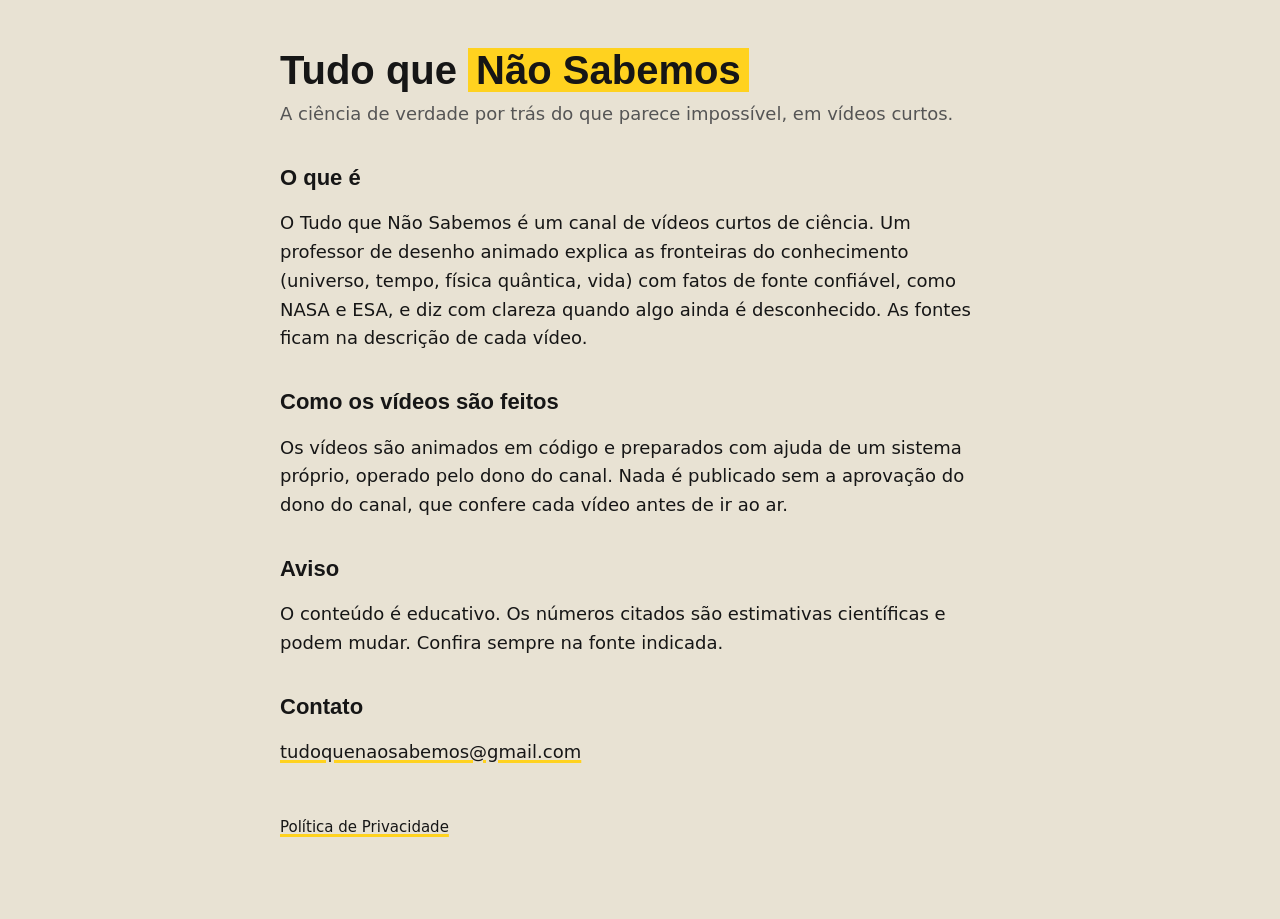
<file: index.html>
<!DOCTYPE html>
<html lang="pt-BR">
<head>
<meta charset="utf-8">
<meta name="viewport" content="width=device-width,initial-scale=1">
<title>Tudo que Não Sabemos</title>
<link rel="stylesheet" href="estilo.css">
</head>
<body>
<main>
<h1>Tudo que <span>Não Sabemos</span></h1>
<p class="sub">A ciência de verdade por trás do que parece impossível, em vídeos curtos.</p>

<h2>O que é</h2>
<p>O Tudo que Não Sabemos é um canal de vídeos curtos de ciência. Um professor de desenho animado explica as fronteiras do conhecimento (universo, tempo, física quântica, vida) com fatos de fonte confiável, como NASA e ESA, e diz com clareza quando algo ainda é desconhecido. As fontes ficam na descrição de cada vídeo.</p>

<h2>Como os vídeos são feitos</h2>
<p>Os vídeos são animados em código e preparados com ajuda de um sistema próprio, operado pelo dono do canal. Nada é publicado sem a aprovação do dono do canal, que confere cada vídeo antes de ir ao ar.</p>

<h2>Aviso</h2>
<p>O conteúdo é educativo. Os números citados são estimativas científicas e podem mudar. Confira sempre na fonte indicada.</p>

<h2>Contato</h2>
<p><a href="mailto:tudoquenaosabemos@gmail.com">tudoquenaosabemos@gmail.com</a></p>

<footer><a href="privacidade.html">Política de Privacidade</a></footer>
</main>
</body>
</html>
</file>
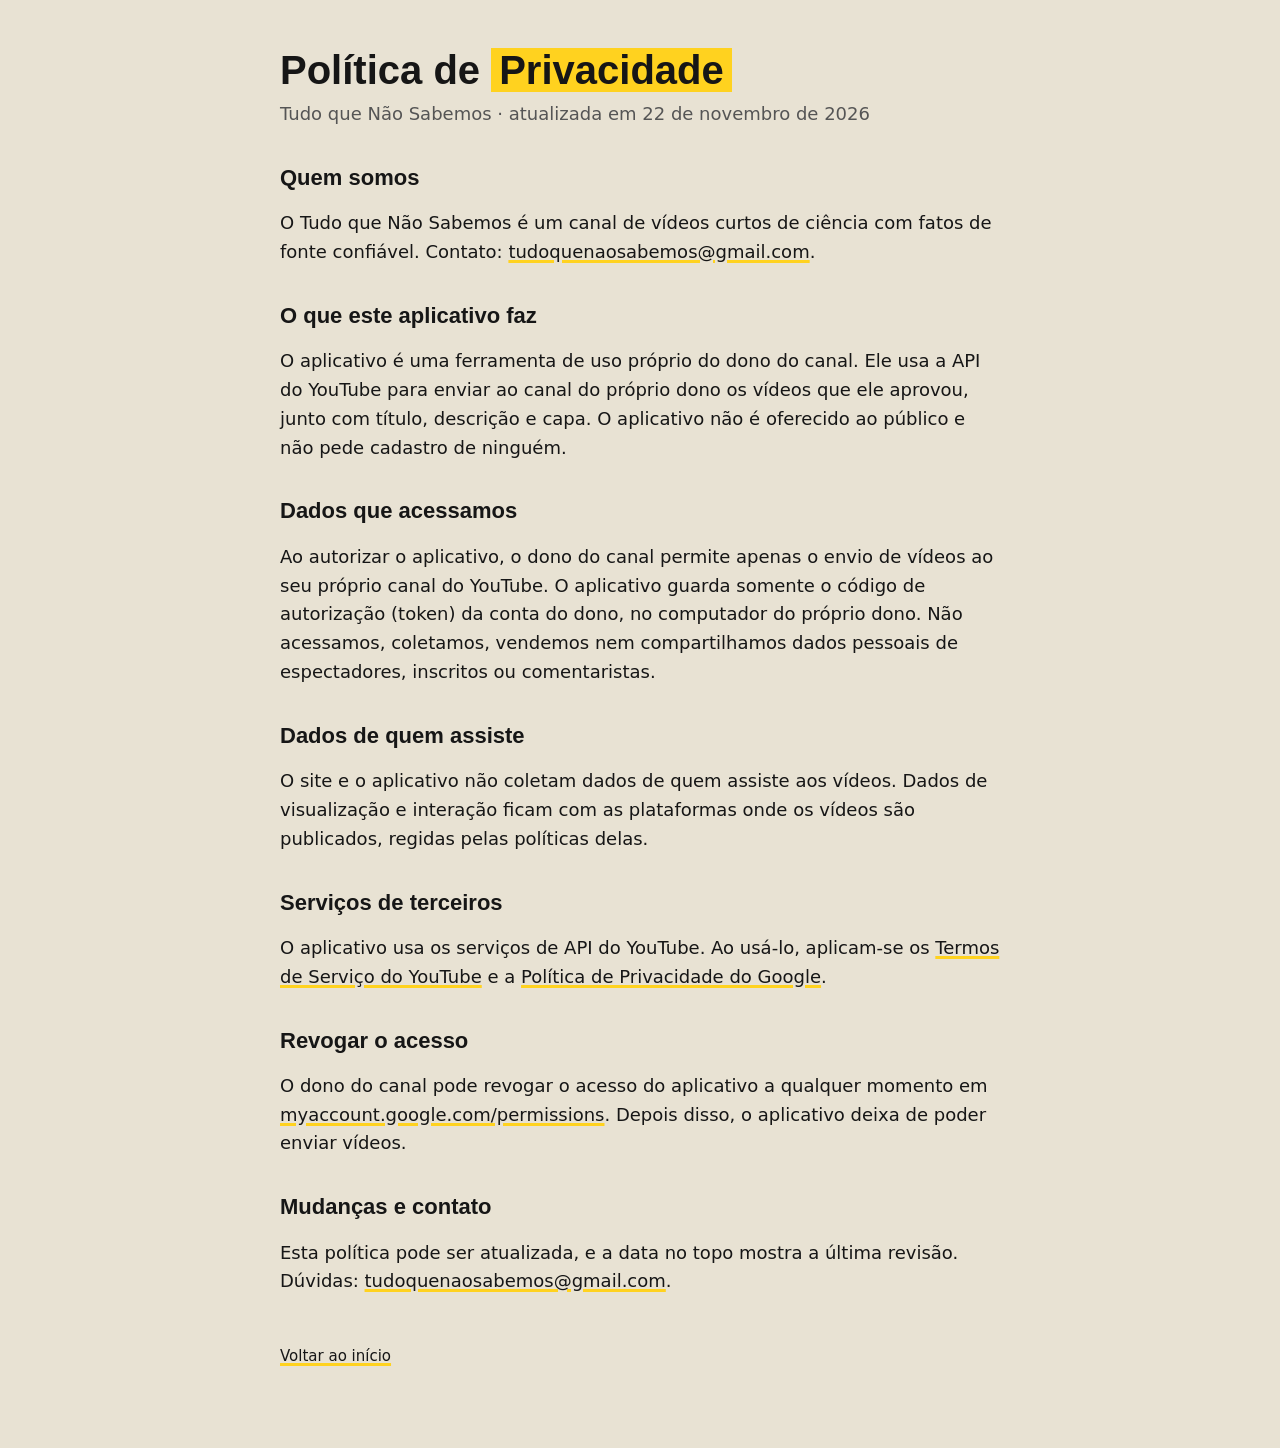
<file: privacidade.html>
<!DOCTYPE html>
<html lang="pt-BR">
<head>
<meta charset="utf-8">
<meta name="viewport" content="width=device-width,initial-scale=1">
<title>Política de Privacidade — Tudo que Não Sabemos</title>
<link rel="stylesheet" href="estilo.css">
</head>
<body>
<main>
<h1>Política de <span>Privacidade</span></h1>
<p class="sub">Tudo que Não Sabemos · atualizada em 22 de novembro de 2026</p>

<h2>Quem somos</h2>
<p>O Tudo que Não Sabemos é um canal de vídeos curtos de ciência com fatos de fonte confiável. Contato: <a href="mailto:tudoquenaosabemos@gmail.com">tudoquenaosabemos@gmail.com</a>.</p>

<h2>O que este aplicativo faz</h2>
<p>O aplicativo é uma ferramenta de uso próprio do dono do canal. Ele usa a API do YouTube para enviar ao canal do próprio dono os vídeos que ele aprovou, junto com título, descrição e capa. O aplicativo não é oferecido ao público e não pede cadastro de ninguém.</p>

<h2>Dados que acessamos</h2>
<p>Ao autorizar o aplicativo, o dono do canal permite apenas o envio de vídeos ao seu próprio canal do YouTube. O aplicativo guarda somente o código de autorização (token) da conta do dono, no computador do próprio dono. Não acessamos, coletamos, vendemos nem compartilhamos dados pessoais de espectadores, inscritos ou comentaristas.</p>

<h2>Dados de quem assiste</h2>
<p>O site e o aplicativo não coletam dados de quem assiste aos vídeos. Dados de visualização e interação ficam com as plataformas onde os vídeos são publicados, regidas pelas políticas delas.</p>

<h2>Serviços de terceiros</h2>
<p>O aplicativo usa os serviços de API do YouTube. Ao usá-lo, aplicam-se os <a href="https://www.youtube.com/t/terms">Termos de Serviço do YouTube</a> e a <a href="https://policies.google.com/privacy">Política de Privacidade do Google</a>.</p>

<h2>Revogar o acesso</h2>
<p>O dono do canal pode revogar o acesso do aplicativo a qualquer momento em <a href="https://myaccount.google.com/permissions">myaccount.google.com/permissions</a>. Depois disso, o aplicativo deixa de poder enviar vídeos.</p>

<h2>Mudanças e contato</h2>
<p>Esta política pode ser atualizada, e a data no topo mostra a última revisão. Dúvidas: <a href="mailto:tudoquenaosabemos@gmail.com">tudoquenaosabemos@gmail.com</a>.</p>

<footer><a href="index.html">Voltar ao início</a></footer>
</main>
</body>
</html>
</file>
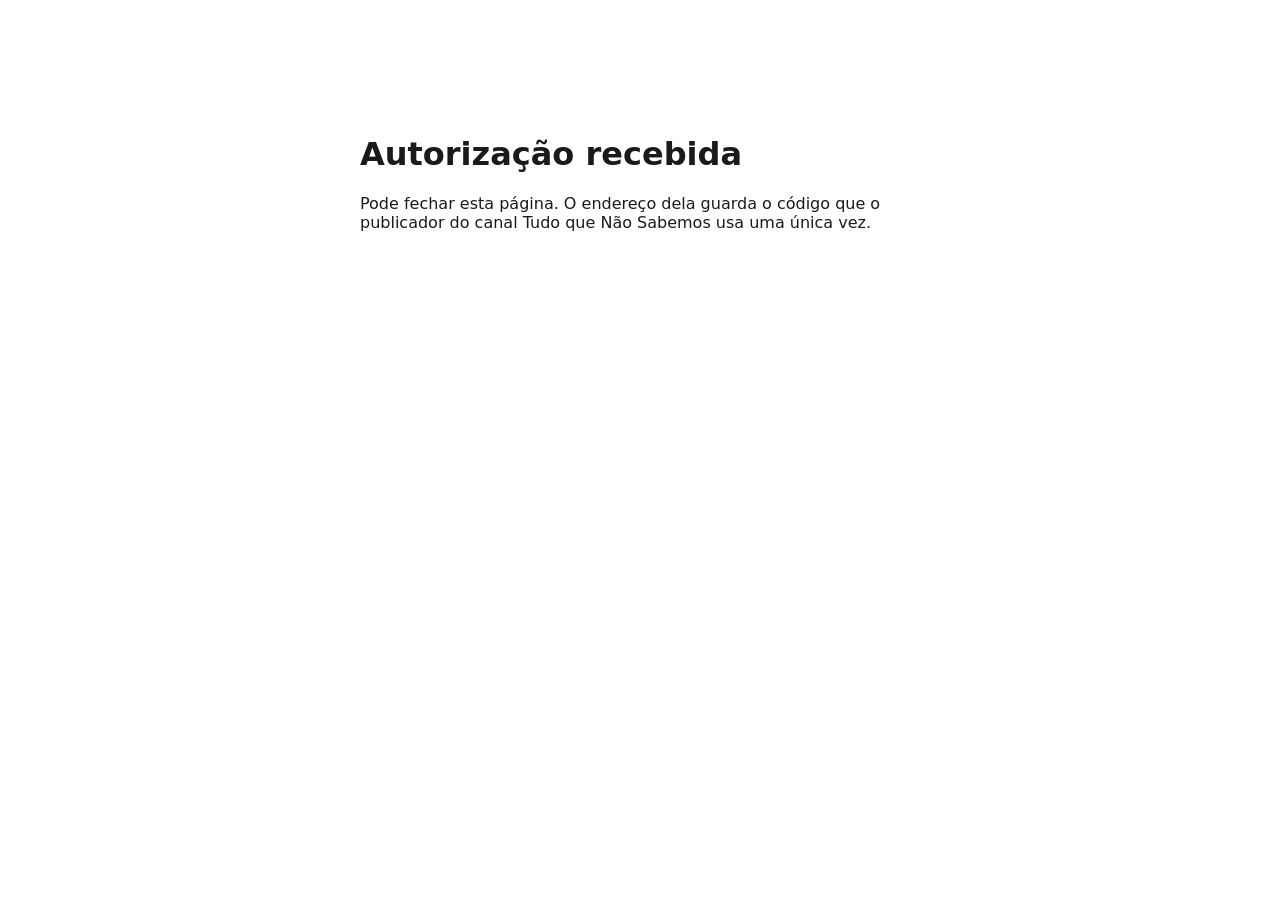
<file: tiktok-retorno.html>
<!doctype html>
<html lang="pt-BR">
<head>
<meta charset="utf-8">
<meta name="viewport" content="width=device-width, initial-scale=1">
<title>Tudo que Não Sabemos – autorização do TikTok</title>
<style>body{font-family:system-ui,sans-serif;max-width:560px;margin:15vh auto;padding:0 20px;color:#1a1a1a}</style>
</head>
<body>
<h1>Autorização recebida</h1>
<p>Pode fechar esta página. O endereço dela guarda o código que o publicador do canal Tudo que Não Sabemos usa uma única vez.</p>
</body>
</html>
</file>
<file: estilo.css>
body{margin:0;background:#e8e2d3;color:#161616;font:18px/1.6 system-ui,Segoe UI,Arial,sans-serif}
main{max-width:720px;margin:0 auto;padding:48px 24px 80px}
h1{font:900 40px/1.1 "Arial Black",Impact,sans-serif;margin:0 0 8px}
h1 span{background:#ffd21f;padding:0 8px}
h2{font:900 22px/1.2 "Arial Black",Impact,sans-serif;margin:36px 0 8px}
a{color:#161616;text-decoration-color:#ffd21f;text-decoration-thickness:3px}
.sub{color:#555;margin:0 0 28px}
footer{margin-top:48px;font-size:15px;color:#555}
</file>
